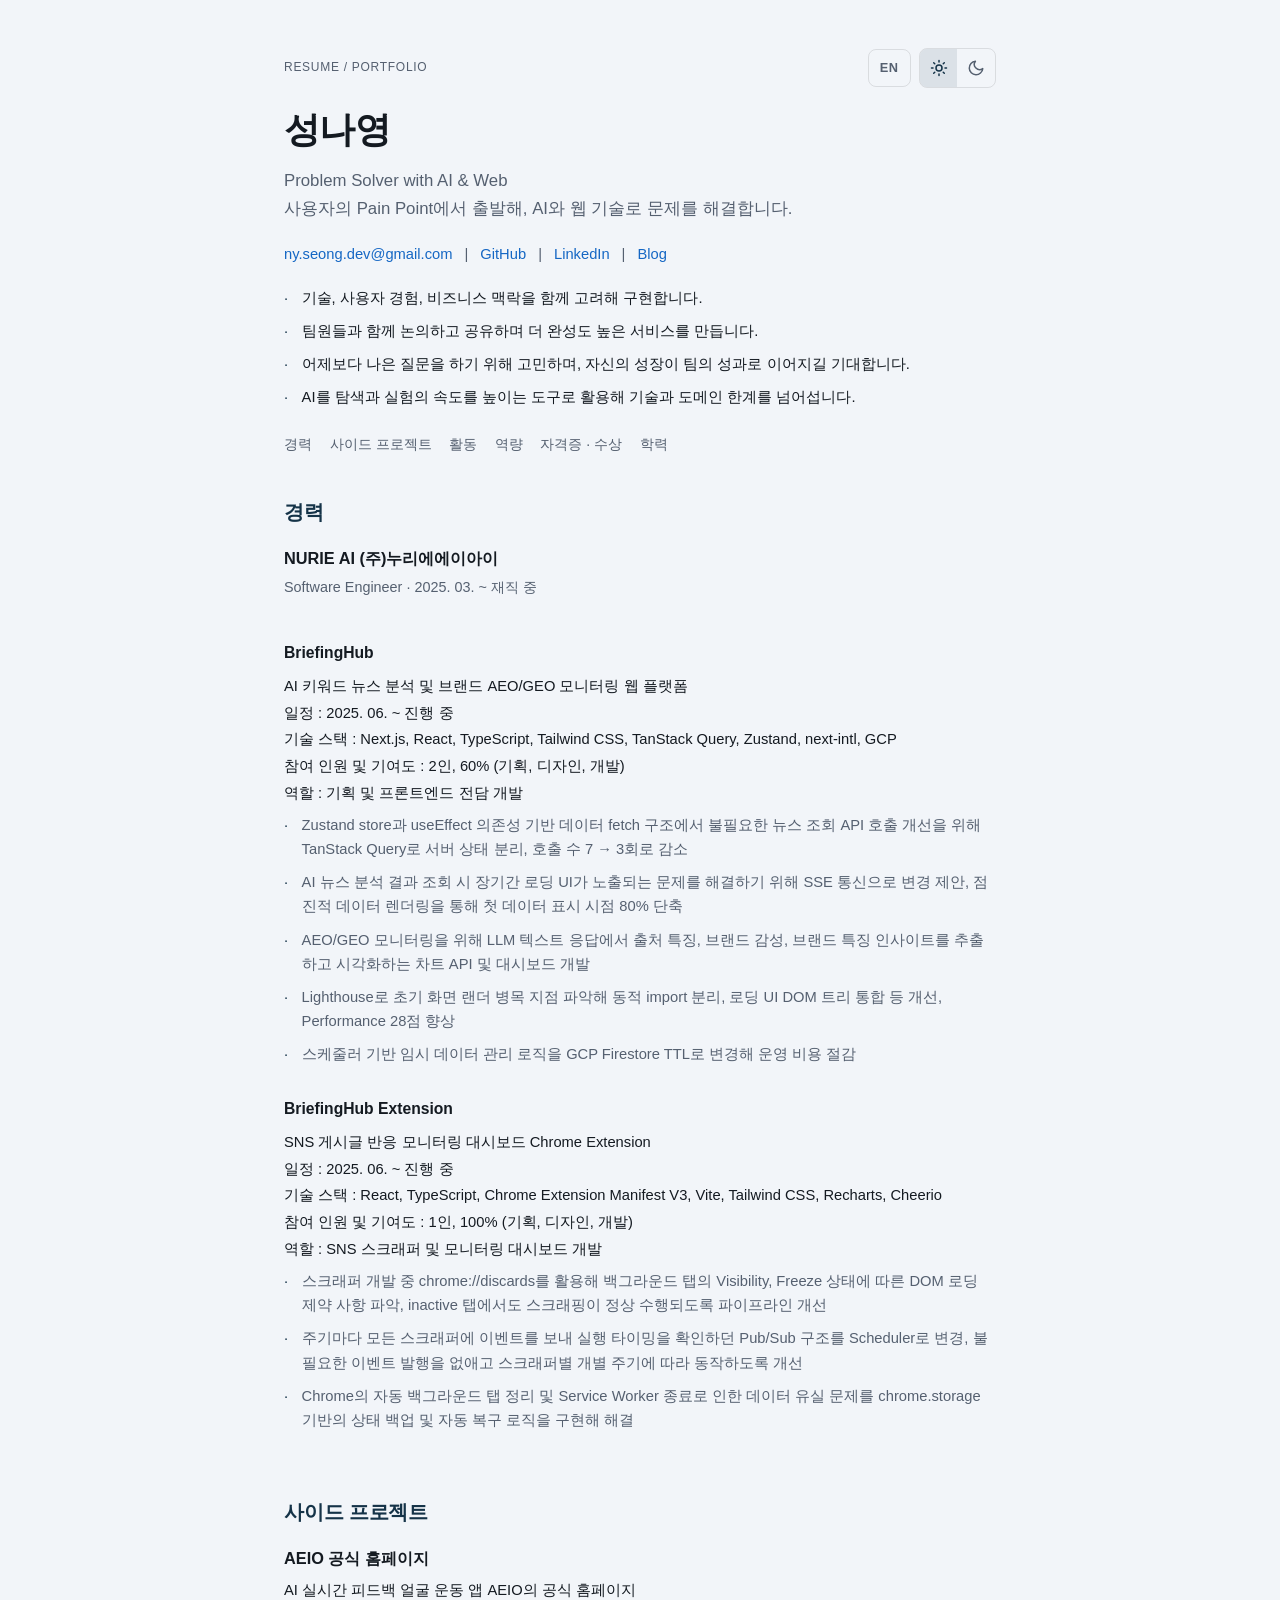
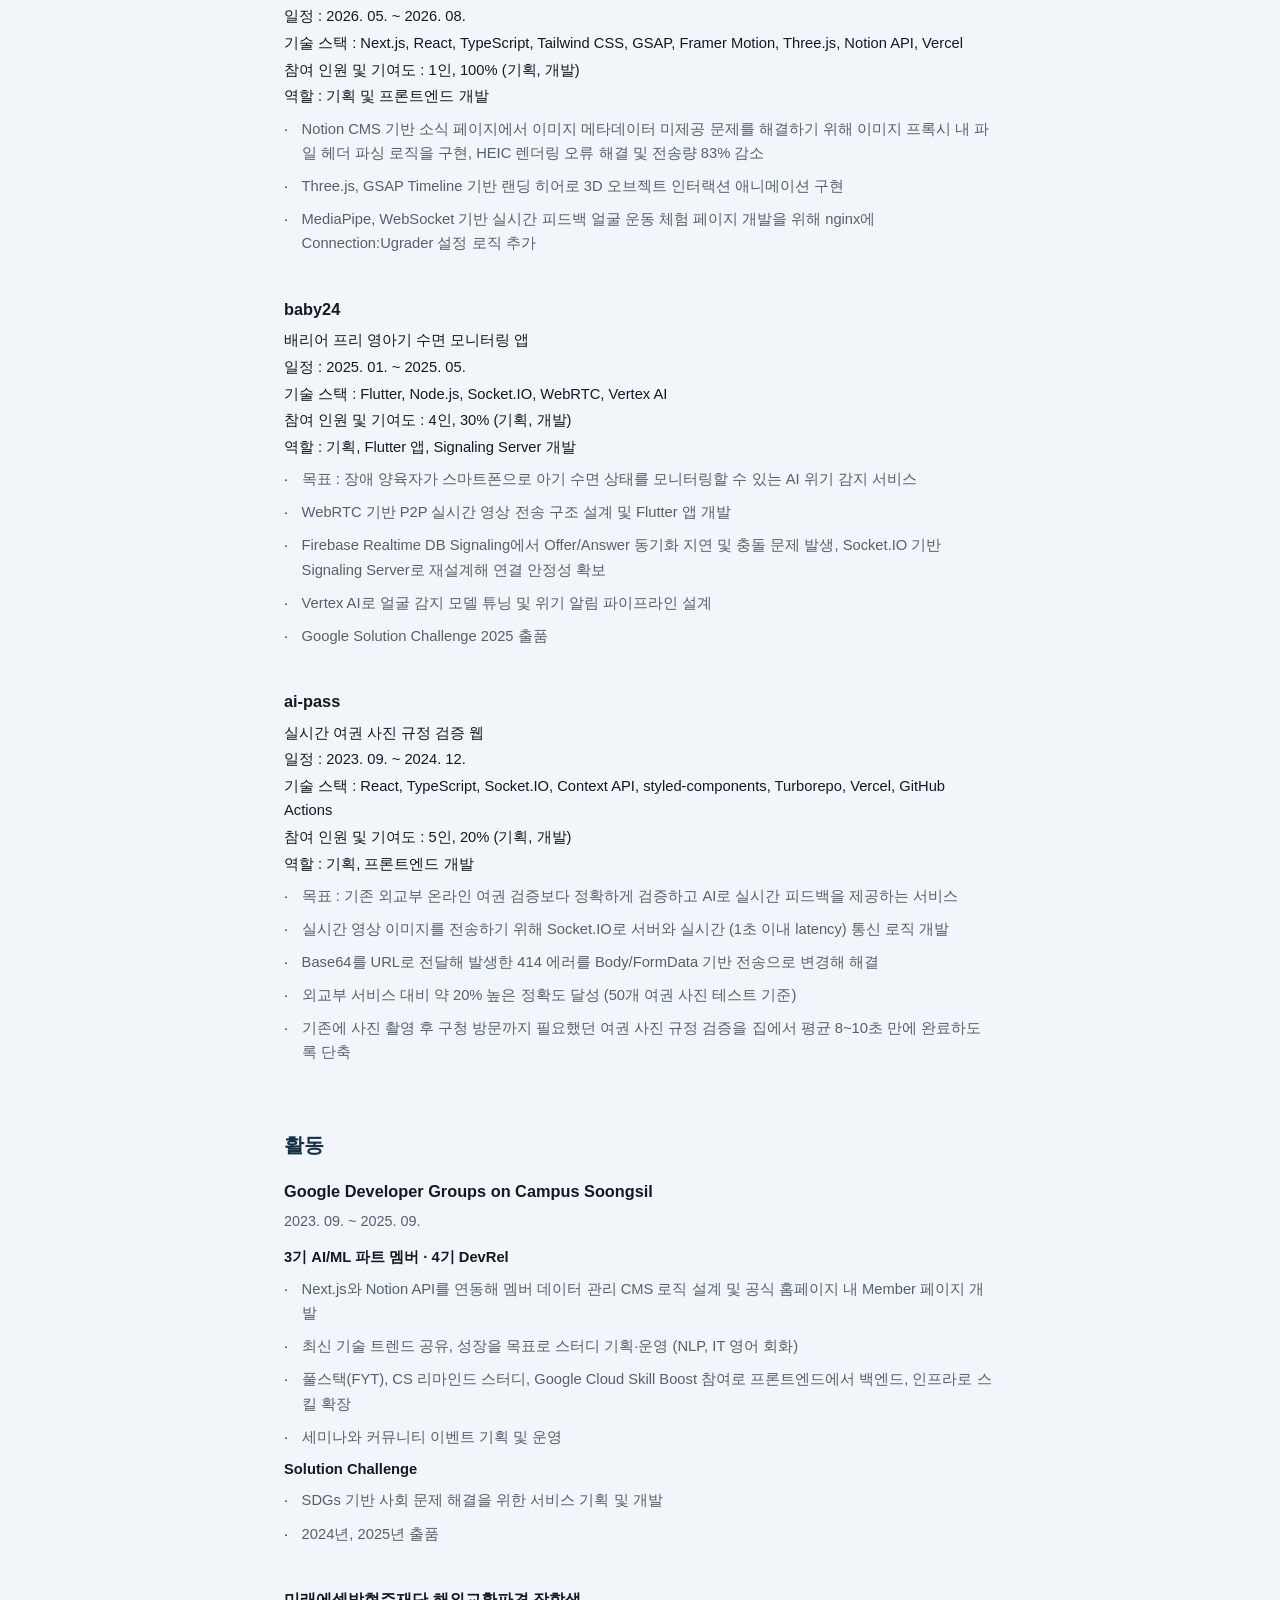
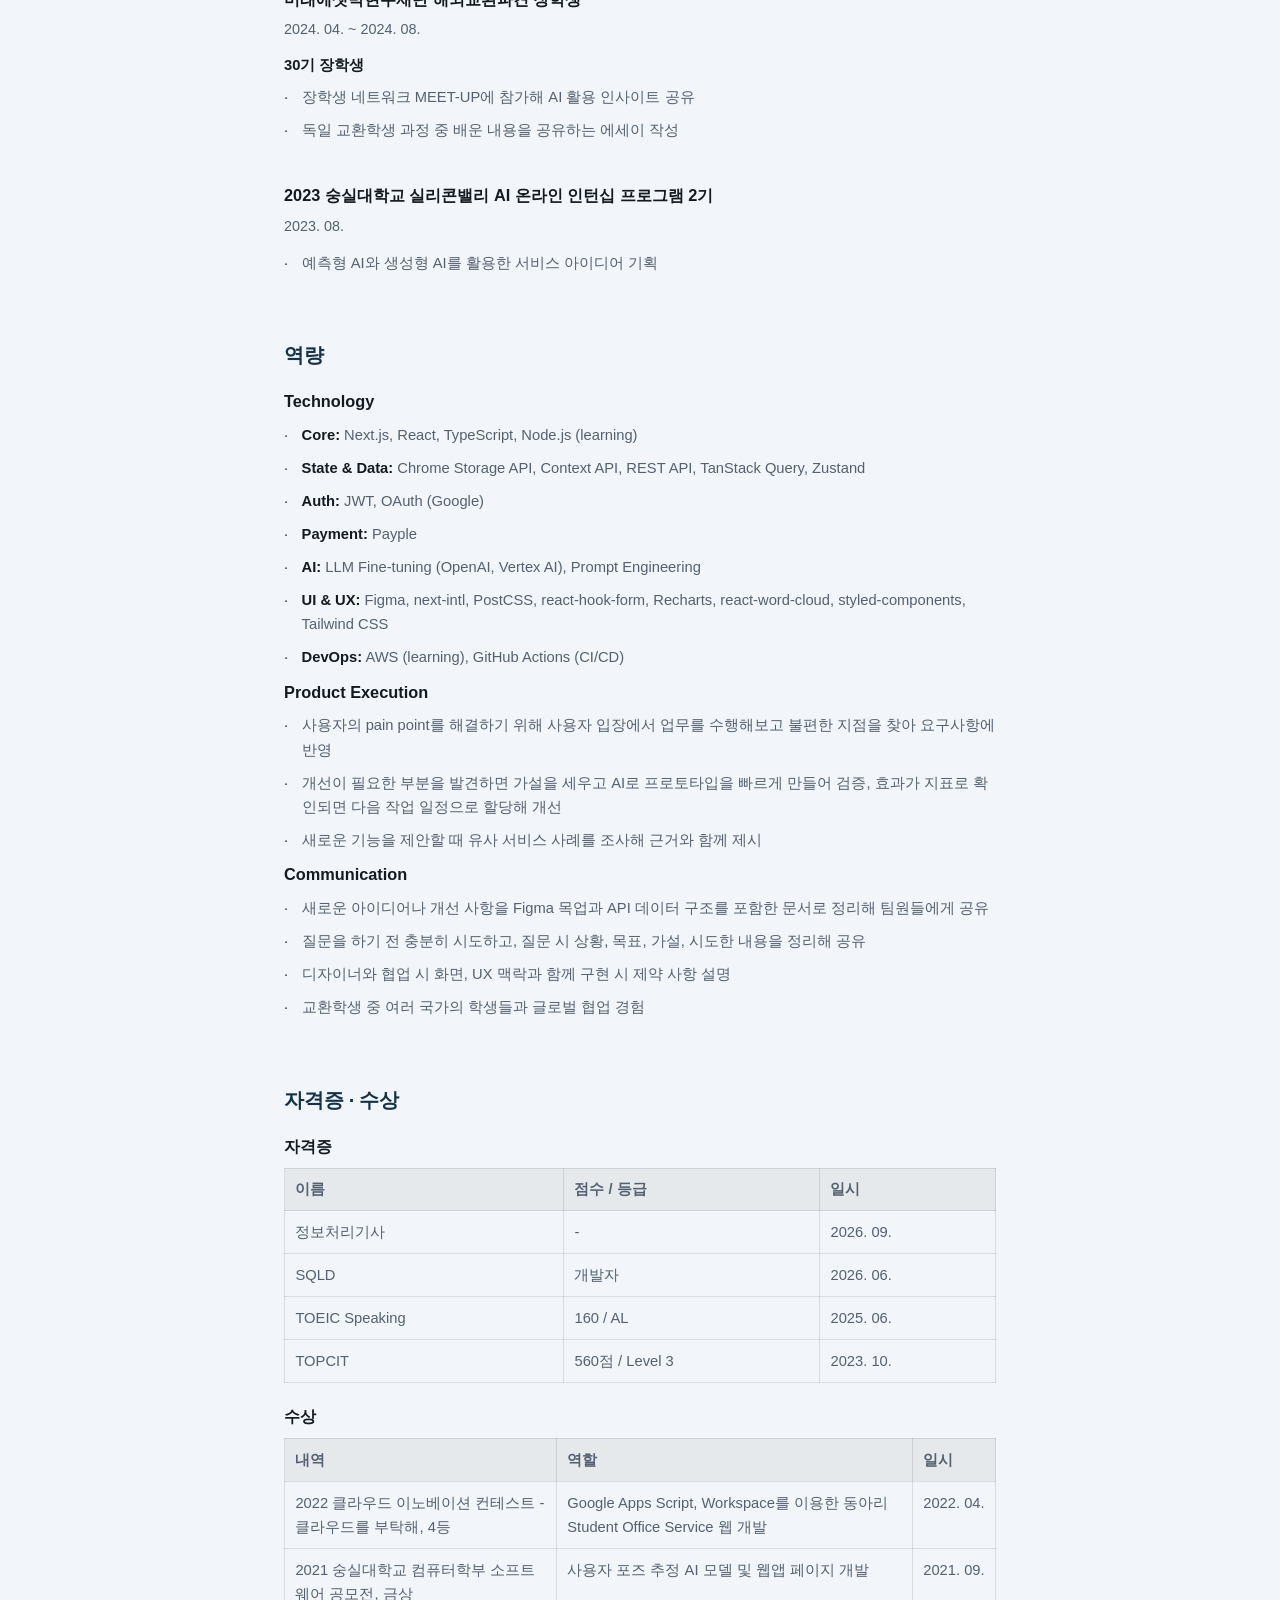
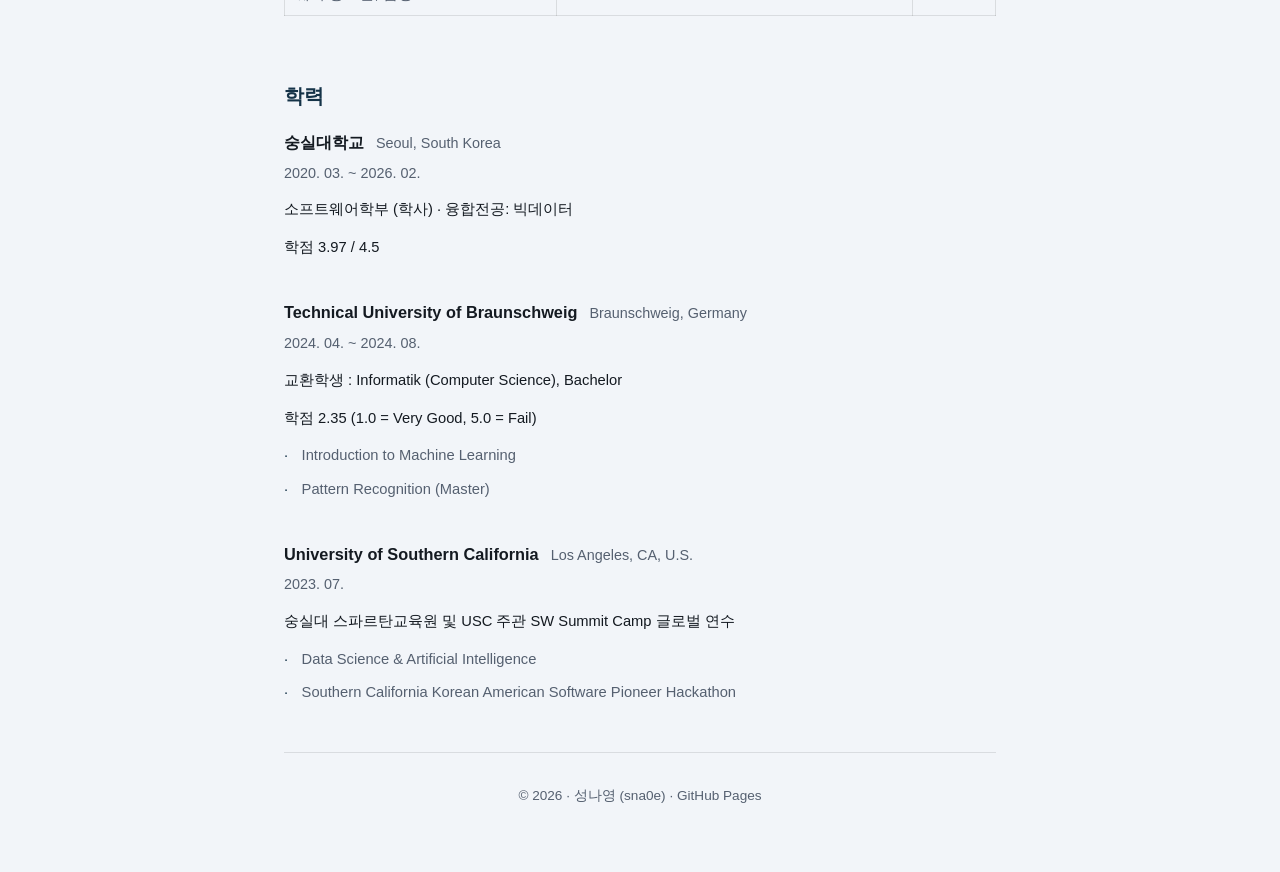
<file: index.html>
<!doctype html>
<html lang="ko" data-theme="dark">
  <head>
    <meta charset="utf-8" />
    <meta name="viewport" content="width=device-width, initial-scale=1" />
    <meta name="color-scheme" content="dark light" />
    <meta name="description" content="성나영 · 이력서 및 포트폴리오" />
    <link rel="icon" href="./icons/favicon.ico" type="image/x-icon" />
    <link rel="canonical" href="https://sna0e.github.io/resume/" />
    <link rel="alternate" hreflang="ko" href="https://sna0e.github.io/resume/" />
    <link
      rel="alternate"
      hreflang="en"
      href="https://sna0e.github.io/resume/en/"
    />
    <link
      rel="alternate"
      hreflang="x-default"
      href="https://sna0e.github.io/resume/"
    />
    <title>성나영 · 이력서 & 포트폴리오</title>
    <script>
      (function () {
        try {
          var t = localStorage.getItem("theme");
          if (t !== "light" && t !== "dark") {
            t = window.matchMedia("(prefers-color-scheme: dark)").matches
              ? "dark"
              : "light";
          }
          document.documentElement.setAttribute("data-theme", t);
        } catch (e) {
          document.documentElement.setAttribute("data-theme", "dark");
        }
      })();
    </script>
    <link rel="stylesheet" href="./assets/style.css" />
  </head>

  <body>
    <div class="page">
      <header>
        <div class="masthead">
          <p class="eyebrow">Resume / Portfolio</p>
          <div class="masthead__tools">
            <a
              class="lang-switch"
              id="lang-switch"
              href="./en/"
              hreflang="en"
              lang="en"
              aria-label="View in English"
              >EN</a
            >
            <div class="theme-picker" role="group" aria-label="화면 테마">
              <div class="theme-picker__switch">
                <button
                  type="button"
                  id="theme-btn-light"
                  class="theme-picker__btn"
                  aria-pressed="false"
                  aria-label="라이트 모드"
                >
                  <svg
                    class="theme-picker__icon"
                    width="18"
                    height="18"
                    aria-hidden="true"
                    focusable="false"
                  >
                    <use href="./icons/theme-icons.svg#theme-sun" />
                  </svg>
                </button>
                <button
                  type="button"
                  id="theme-btn-dark"
                  class="theme-picker__btn"
                  aria-pressed="true"
                  aria-label="다크 모드"
                >
                  <svg
                    class="theme-picker__icon"
                    width="18"
                    height="18"
                    aria-hidden="true"
                    focusable="false"
                  >
                    <use href="./icons/theme-icons.svg#theme-moon" />
                  </svg>
                </button>
              </div>
            </div>
          </div>
        </div>
        <h1>성나영</h1>
        <p class="lead">
          Problem Solver with AI & Web
          <br />
          사용자의 Pain Point에서 출발해, AI와 웹 기술로 문제를 해결합니다.
        </p>
        <p class="contact">
          <a href="mailto:ny.seong.dev@gmail.com">ny.seong.dev@gmail.com</a>
          |
          <a
            href="https://github.com/sna0e"
            target="_blank"
            rel="noopener noreferrer"
            >GitHub</a
          >
          |
          <a
            href="https://www.linkedin.com/in/nayoungs/"
            target="_blank"
            rel="noopener noreferrer"
            >LinkedIn</a
          >
          |
          <a
            href="https://sna0e.tistory.com/"
            target="_blank"
            rel="noopener noreferrer"
            >Blog</a
          >
        </p>

        <div id="principles" class="principles">
          <ul class="principles-list">
            <li>기술, 사용자 경험, 비즈니스 맥락을 함께 고려해 구현합니다.</li>
            <li>
              팀원들과 함께 논의하고 공유하며 더 완성도 높은 서비스를 만듭니다.
            </li>
            <li>
              어제보다 나은 질문을 하기 위해 고민하며, 자신의 성장이 팀의 성과로
              이어지길 기대합니다.
            </li>
            <li>
              AI를 탐색과 실험의 속도를 높이는 도구로 활용해 기술과 도메인
              한계를 넘어섭니다.
            </li>
          </ul>
        </div>

        <nav aria-label="페이지 내 이동">
          <a href="#experience">경력</a>
          <a href="#side-projects">사이드 프로젝트</a>
          <a href="#activities">활동</a>
          <a href="#skills">역량</a>
          <a href="#certs">자격증 · 수상</a>
          <a href="#education">학력</a>
        </nav>
      </header>

      <section id="experience">
        <h2>경력</h2>
        <article class="entry">
          <header class="job-head">
            <h3>NURIE AI (주)누리에에이아이</h3>
            <p class="role-line">Software Engineer · 2025. 03. ~ 재직 중</p>
          </header>

          <div class="job-segment">
            <h4>BriefingHub</h4>
            <div class="project-info">
              <p>AI 키워드 뉴스 분석 및 브랜드 AEO/GEO 모니터링 웹 플랫폼</p>
              <p>일정 : 2025. 06. ~ 진행 중</p>
              <p>기술 스택 : Next.js, React, TypeScript, Tailwind CSS, TanStack Query, Zustand, next-intl, GCP</p>
              <p>참여 인원 및 기여도 : 2인, 60% (기획, 디자인, 개발)</p>
              <p>역할 : 기획 및 프론트엔드 전담 개발</p>
            </div>
            <ul class="list-dot">
              <li>
                Zustand store과 useEffect 의존성 기반 데이터 fetch 구조에서 불필요한 뉴스 조회 API 호출 개선을 위해 TanStack Query로 서버 상태 분리, 호출 수 7 → 3회로 감소
              </li>
              <li>AI 뉴스 분석 결과 조회 시 장기간 로딩 UI가 노출되는 문제를 해결하기 위해 SSE 통신으로 변경 제안, 점진적 데이터 렌더링을 통해 첫 데이터 표시 시점 80% 단축</li>
              <li>
                AEO/GEO 모니터링을 위해 LLM 텍스트 응답에서 출처 특징, 브랜드 감성, 브랜드 특징 인사이트를 추출하고 시각화하는 차트 API 및 대시보드 개발
              </li>
              <li>
                Lighthouse로 초기 화면 랜더 병목 지점 파악해 동적 import 분리, 로딩 UI DOM 트리 통합 등 개선, Performance 28점 향상
              </li>
              <li>
                스케줄러 기반 임시 데이터 관리 로직을 GCP Firestore TTL로 변경해 운영 비용 절감
              </li>
            </ul>
          </div>

          <div class="job-segment">
            <h4>BriefingHub Extension</h4>
            <div class="project-info">
              <p>SNS 게시글 반응 모니터링 대시보드 Chrome Extension</p>
              <p>일정 : 2025. 06. ~ 진행 중</p>
              <p>기술 스택 : React, TypeScript, Chrome Extension Manifest V3, Vite, Tailwind CSS, Recharts, Cheerio</p>
              <p>참여 인원 및 기여도 : 1인, 100% (기획, 디자인, 개발)</p>
              <p>역할 : SNS 스크래퍼 및 모니터링 대시보드 개발</p>
            </div>
            <ul class="list-dot">

              <li>
                스크래퍼 개발 중 chrome://discards를 활용해 백그라운드 탭의
                Visibility, Freeze 상태에 따른 DOM 로딩 제약 사항 파악, inactive
                탭에서도 스크래핑이 정상 수행되도록 파이프라인 개선
              </li>
              <li>
                주기마다 모든 스크래퍼에 이벤트를 보내 실행 타이밍을 
                확인하던 Pub/Sub 구조를 Scheduler로 변경, 불필요한 이벤트 발행을
                없애고 스크래퍼별 개별 주기에 따라 동작하도록 개선
              </li>
              <li>
                Chrome의 자동 백그라운드 탭 정리 및 Service Worker 종료로 인한
                데이터 유실 문제를 chrome.storage 기반의 상태 백업 및 자동 복구
                로직을 구현해 해결
              </li>
            </ul>
          </div>
        </article>
      </section>

      <section id="side-projects">
        <h2>사이드 프로젝트</h2>
        <article class="entry">
          <h3>AEIO 공식 홈페이지</h3>
          <div class="project-info">
            <p>AI 실시간 피드백 얼굴 운동 앱 AEIO의 공식 홈페이지</p>
            <p>일정 : 2026. 05. ~ 2026. 08.</p>
            <p>기술 스택 : Next.js, React, TypeScript, Tailwind CSS, GSAP, Framer Motion, Three.js, Notion API, Vercel</p>
            <p>참여 인원 및 기여도 : 1인, 100% (기획, 개발)</p>
            <p>역할 : 기획 및 프론트엔드 개발</p>
          </div>
          <ul class="list-dot">
            <li>
              Notion CMS 기반 소식 페이지에서 이미지 메타데이터 미제공 문제를 해결하기 위해 이미지
              프록시 내 파일 헤더 파싱 로직을 구현, HEIC 렌더링 오류 해결 및
              전송량 83% 감소
            </li>
            <li>
              Three.js, GSAP Timeline 기반 랜딩 히어로 3D 오브젝트 인터랙션
              애니메이션 구현
            </li>
            <li>
              MediaPipe, WebSocket 기반 실시간 피드백 얼굴 운동 체험 페이지 개발을 위해 nginx에 Connection:Ugrader 설정 로직 추가 
            </li>
          </ul>
        </article>

        <article class="entry">
          <h3>baby24</h3>
          <div class="project-info">
            <p>배리어 프리 영아기 수면 모니터링 앱</p>
            <p>일정 : 2025. 01. ~ 2025. 05.</p>
            <p>기술 스택 : Flutter, Node.js, Socket.IO, WebRTC, Vertex AI</p>
            <p>참여 인원 및 기여도 : 4인, 30% (기획, 개발)</p>
            <p>역할 : 기획, Flutter 앱, Signaling Server 개발</p>
          </div>
          <ul class="list-dot">
            <li>
              목표 : 장애 양육자가 스마트폰으로 아기 수면 상태를 모니터링할 수 있는 AI 위기 감지 서비스
            </li>
            <li>
              WebRTC 기반 P2P 실시간 영상 전송 구조 설계 및 Flutter 앱 개발
            </li>
            <li>
              Firebase Realtime DB Signaling에서 Offer/Answer 동기화 지연 및
              충돌 문제 발생, Socket.IO 기반 Signaling Server로 재설계해
              연결 안정성 확보
            </li>
            <li>
              Vertex AI로 얼굴 감지 모델 튜닝 및 위기 알림 파이프라인 설계
            </li>
            <li>Google Solution Challenge 2025 출품</li>
          </ul>
        </article>

        <article class="entry">
          <h3>ai-pass</h3>
          <div class="project-info">
            <p>실시간 여권 사진 규정 검증 웹</p>
            <p>일정 : 2023. 09. ~ 2024. 12.</p>
            <p>기술 스택 : React, TypeScript, Socket.IO, Context API, styled-components, Turborepo, Vercel, GitHub Actions</p>
            <p>참여 인원 및 기여도 : 5인, 20% (기획, 개발)</p>
            <p>역할 : 기획, 프론트엔드 개발</p>
          </div>
          <ul class="list-dot">
            <li>
              목표 : 기존 외교부 온라인 여권 검증보다 정확하게 검증하고 AI로 실시간 피드백을 제공하는 서비스
            </li>
            <li>
              실시간 영상 이미지를 전송하기 위해 Socket.IO로 서버와 실시간 (1초 이내 latency) 통신 로직 개발
            </li>
            <li>
              Base64를 URL로 전달해 발생한 414 에러를 Body/FormData 기반
              전송으로 변경해 해결
            </li>
            <li>
              외교부 서비스 대비 약 20% 높은 정확도 달성 (50개 여권 사진 테스트 기준)
            </li>
            <li>기존에 사진 촬영 후 구청 방문까지 필요했던 여권 사진 규정 검증을 집에서 평균 8~10초 만에 완료하도록 단축</li>
          </ul>
        </article>
      </section>

      <section id="activities">
        <h2>활동</h2>

        <article class="entry">
          <h3>Google Developer Groups on Campus Soongsil</h3>
          <p class="duration">2023. 09. ~ 2025. 09.</p>
          <h5>3기 AI/ML 파트 멤버 · 4기 DevRel</h5>
          <ul class="list-dot">
            <li>
              Next.js와 Notion API를 연동해 멤버 데이터 관리 CMS 로직 설계 및
              공식 홈페이지 내 Member 페이지 개발
            </li>
            <li>
              최신 기술 트렌드 공유, 성장을 목표로 스터디 기획·운영 (NLP, IT 영어
              회화)
            </li>
            <li>
              풀스택(FYT), CS 리마인드 스터디, Google Cloud Skill Boost 참여로
              프론트엔드에서 백엔드, 인프라로 스킬 확장
            </li>
            <li>세미나와 커뮤니티 이벤트 기획 및 운영</li>
          </ul>
          <h5>Solution Challenge</h5>
          <ul class="list-dot">
            <li>
              SDGs 기반 사회 문제 해결을 위한 서비스 기획 및 개발
            </li>
            <li>
              2024년, 2025년 출품
            </li>
          </ul>
        </article>
        <article class="entry">
          <h3>미래에셋박현주재단 해외교환파견 장학생</h3>
          <p class="duration">2024. 04. ~ 2024. 08.</p>
          <h5>30기 장학생</h5>
          <ul class="list-dot">
            <li>장학생 네트워크 MEET-UP에 참가해 AI 활용 인사이트 공유</li>
            <li>독일 교환학생 과정 중 배운 내용을 공유하는 에세이 작성</li>
          </ul>
        </article>
        <article class="entry">
          <h3>2023 숭실대학교 실리콘밸리 AI 온라인 인턴십 프로그램 2기</h3>
          <p class="duration">2023. 08.</p>
          <ul class="list-dot">
            <li>예측형 AI와 생성형 AI를 활용한 서비스 아이디어 기획</li>
          </ul>
        </article>
      </section>

      <section id="skills">
        <h2>역량</h2>
        <div class="skills">
          <h3>Technology</h3>
          <ul class="list-dot">
            <li><strong>Core:</strong> Next.js, React, TypeScript, Node.js (learning)</li>
            <li>
              <strong>State &amp; Data:</strong> Chrome Storage API, Context
              API, REST API, TanStack Query, Zustand
            </li>
            <li><strong>Auth:</strong> JWT, OAuth (Google)</li>
            <li><strong>Payment:</strong> Payple</li>
            <li>
              <strong>AI:</strong> LLM Fine-tuning (OpenAI, Vertex AI), Prompt
              Engineering
            </li>
            <li>
              <strong>UI &amp; UX:</strong> Figma, next-intl, PostCSS,
              react-hook-form, Recharts, react-word-cloud, styled-components,
              Tailwind CSS
            </li>
            <li>
              <strong>DevOps:</strong> AWS (learning), GitHub Actions (CI/CD)
            </li>
          </ul>

          <h3>Product Execution</h3>
          <ul class="list-dot">
            <li>
              사용자의 pain point를 해결하기 위해 사용자 입장에서 업무를 수행해보고 불편한 지점을 찾아 요구사항에 반영
            </li>
            <li>
              개선이 필요한 부분을 발견하면 가설을 세우고 AI로 프로토타입을 빠르게 만들어 검증, 효과가 지표로 확인되면 다음 작업 일정으로 할당해 개선
            </li>
            <li>새로운 기능을 제안할 때 유사 서비스 사례를 조사해 근거와 함께 제시</li>
          </ul>

          <h3>Communication</h3>
          <ul class="list-dot">
            <li>
              새로운 아이디어나 개선 사항을 Figma 목업과 API 데이터 구조를
              포함한 문서로 정리해 팀원들에게 공유
            </li>
            <li>
              질문을 하기 전 충분히 시도하고, 질문 시 상황, 목표, 가설, 시도한
              내용을 정리해 공유
            </li>
            <li>
              디자이너와 협업 시 화면, UX 맥락과 함께 구현 시 제약 사항 설명
            </li>
            <li>교환학생 중 여러 국가의 학생들과 글로벌 협업 경험</li>
          </ul>
        </div>
      </section>

      <section id="certs">
        <h2>자격증 · 수상</h2>

        <div class="table-wrap">
          <h3>자격증</h3>
          <table>
            <thead>
              <tr>
                <th>이름</th>
                <th>점수 / 등급</th>
                <th>일시</th>
              </tr>
            </thead>
            <tbody>
              <tr>
                <td>정보처리기사</td>
                <td>-</td>
                <td>2026. 09.</td>
              </tr>
              <tr>
                <td>SQLD</td>
                <td>개발자</td>
                <td>2026. 06.</td>
              </tr>
              <tr>
                <td>TOEIC Speaking</td>
                <td>160 / AL</td>
                <td>2025. 06.</td>
              </tr>
              <tr>
                <td>TOPCIT</td>
                <td>560점 / Level 3</td>
                <td>2023. 10.</td>
              </tr>
            </tbody>
          </table>
        </div>

        <div class="table-wrap">
          <h3>수상</h3>
          <table>
            <thead>
              <tr>
                <th>내역</th>
                <th>역할</th>
                <th>일시</th>
              </tr>
            </thead>
            <tbody>
              <tr>
                <td>
                  2022 클라우드 이노베이션 컨테스트 - 클라우드를 부탁해, 4등
                </td>
                <td>
                  Google Apps Script, Workspace를 이용한 동아리 Student Office
                  Service 웹 개발
                </td>
                <td>2022. 04.</td>
              </tr>
              <tr>
                <td>2021 숭실대학교 컴퓨터학부 소프트웨어 공모전, 금상</td>
                <td>사용자 포즈 추정 AI 모델 및 웹앱 페이지 개발</td>
                <td>2021. 09.</td>
              </tr>
            </tbody>
          </table>
        </div>
      </section>

      <section id="education">
        <h2>학력</h2>

        <article class="entry">
          <div class="title-row">
            <h3>숭실대학교</h3>
            <p>Seoul, South Korea</p>
          </div>
          <p class="duration">2020. 03. ~ 2026. 02.</p>
          <p>소프트웨어학부 (학사) · 융합전공: 빅데이터</p>
          <p>학점 3.97 / 4.5</p>
        </article>
        <article class="entry">
          <div class="title-row">
            <h3>Technical University of Braunschweig</h3>
            <p>Braunschweig, Germany</p>
          </div>
          <p class="duration">2024. 04. ~ 2024. 08.</p>
          <p>교환학생 : Informatik (Computer Science), Bachelor</p>
          <p>학점 2.35 (1.0 = Very Good, 5.0 = Fail)</p>
          <ul class="list-dot">
            <li>Introduction to Machine Learning</li>
            <li>Pattern Recognition (Master)</li>
          </ul>
        </article>
        <article class="entry">
          <div class="title-row">
            <h3>University of Southern California</h3>
            <p>Los Angeles, CA, U.S.</p>
          </div>
          <p class="duration">2023. 07.</p>
          <p>숭실대 스파르탄교육원 및 USC 주관 SW Summit Camp 글로벌 연수</p>
          <ul class="list-dot">
            <li>Data Science &amp; Artificial Intelligence</li>
            <li>
              Southern California Korean American Software Pioneer Hackathon
            </li>
          </ul>
        </article>
      </section>

      <footer>© <span id="y"></span> · 성나영 (sna0e) · GitHub Pages</footer>
    </div>
    <script src="./assets/theme.js"></script>
  </body>
</html>
</file>
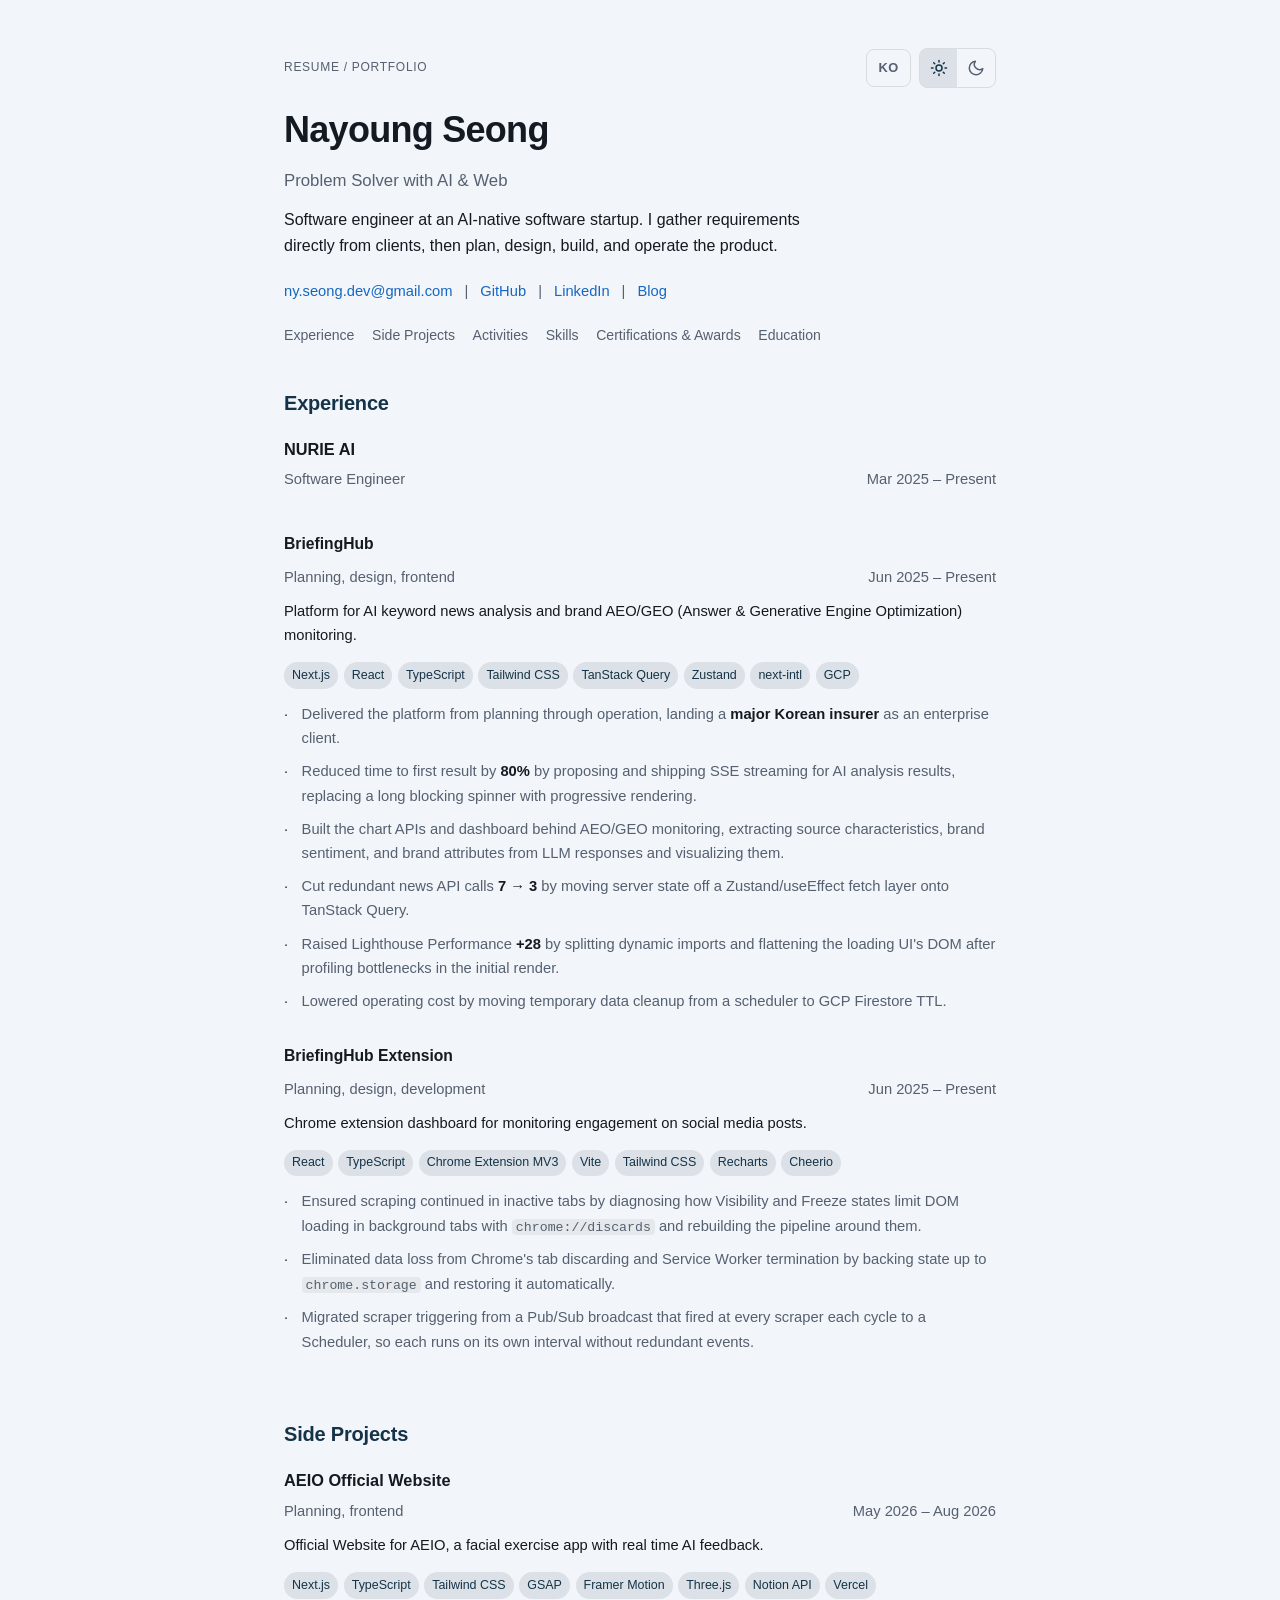
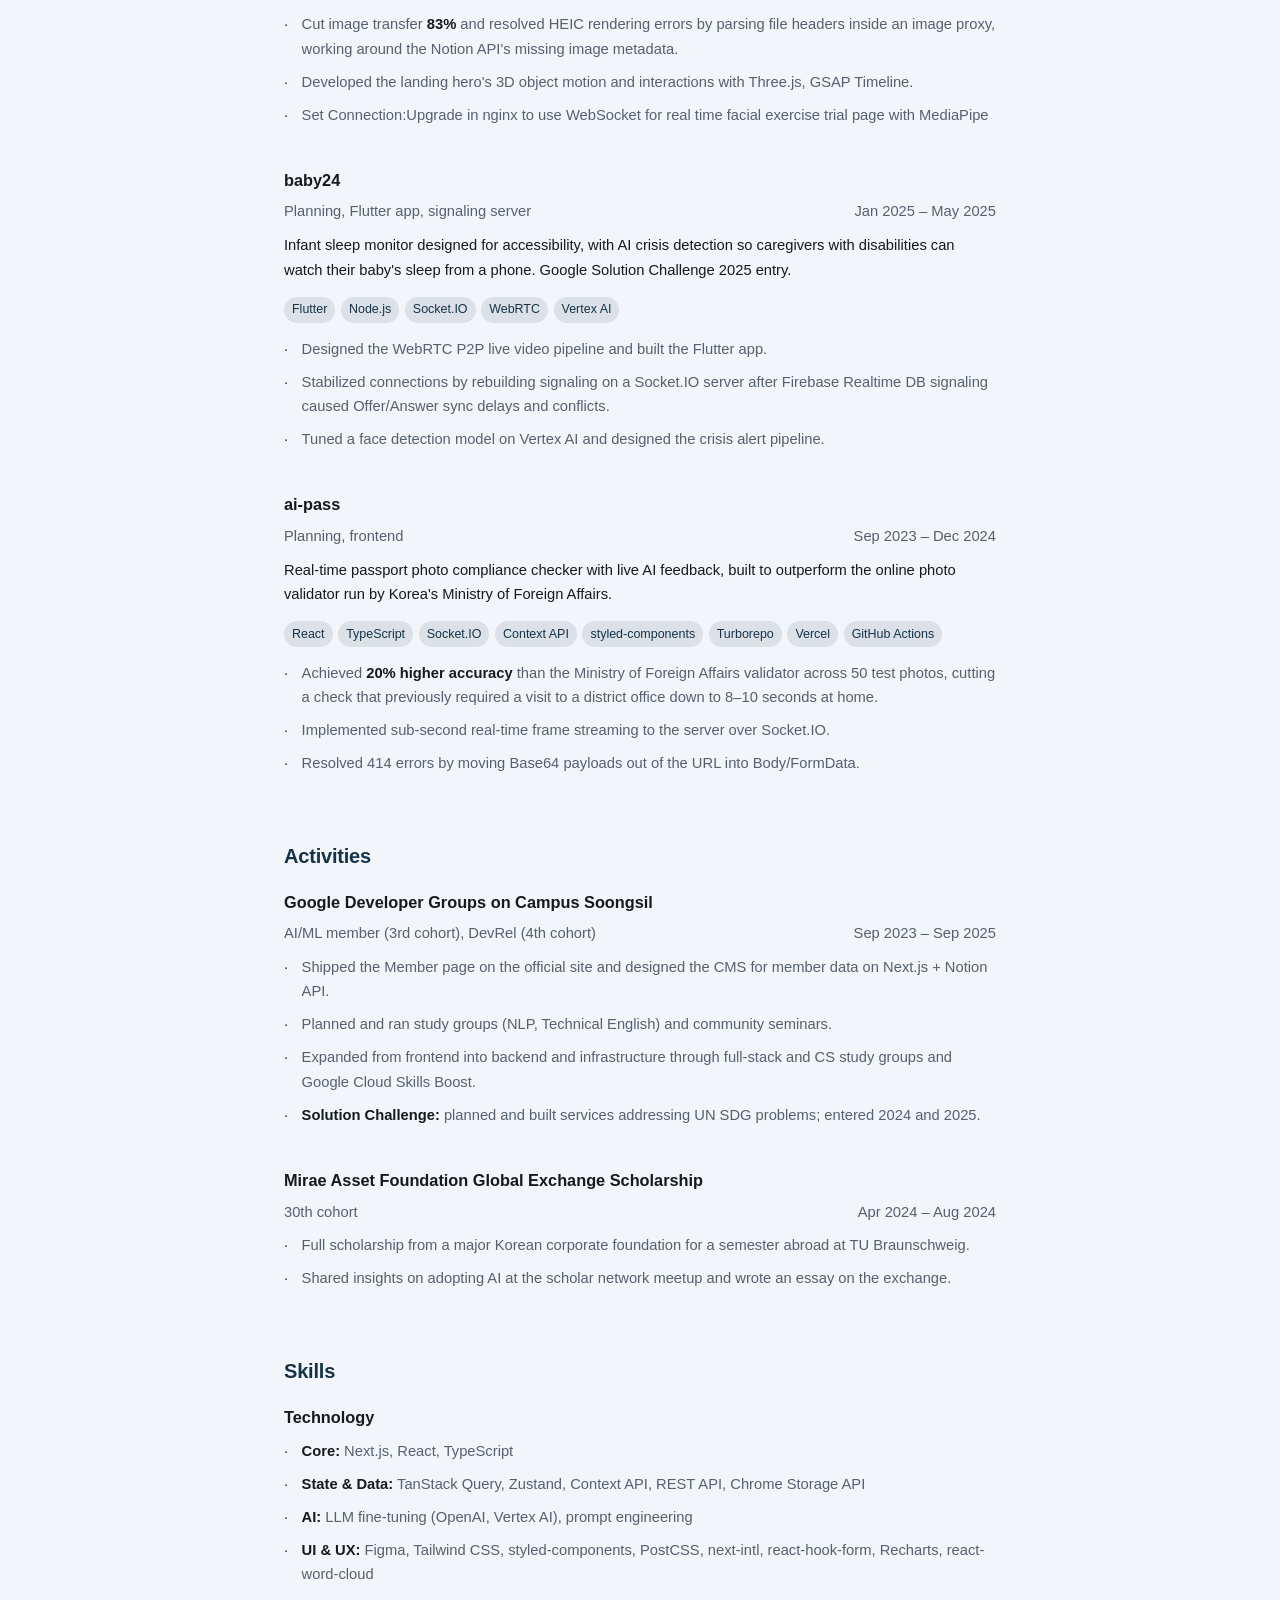
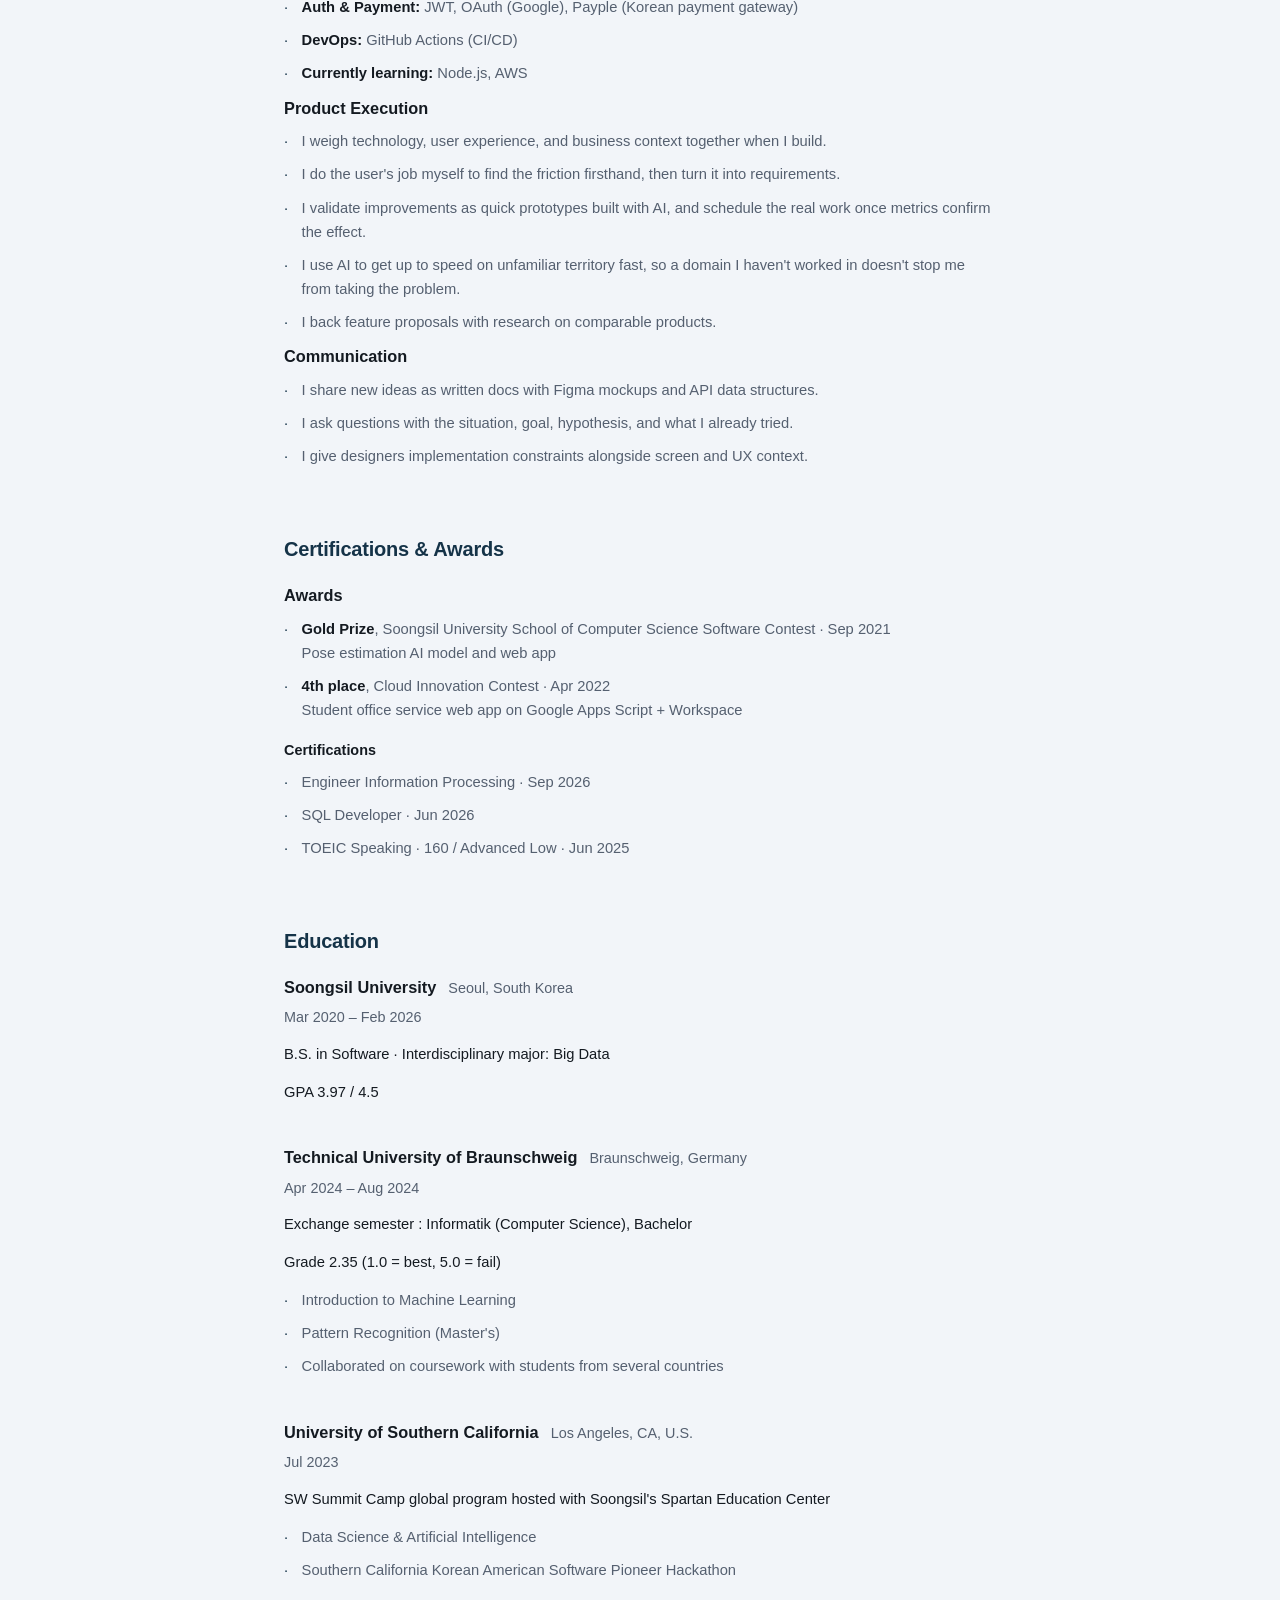
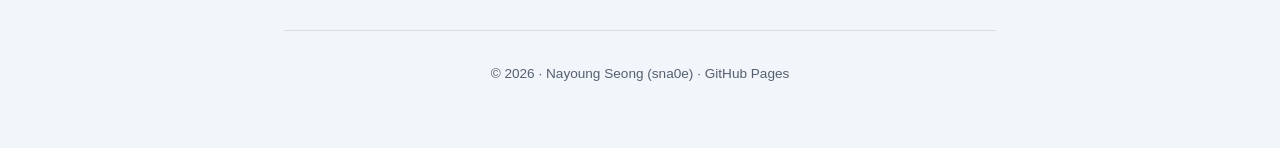
<file: en/index.html>
<!doctype html>
<html lang="en" data-theme="dark">
  <head>
    <meta charset="utf-8" />
    <meta name="viewport" content="width=device-width, initial-scale=1" />
    <meta name="color-scheme" content="dark light" />
    <meta
      name="description"
      content="Nayoung Seong · Resume and Portfolio"
    />
    <link rel="icon" href="../icons/favicon.ico" type="image/x-icon" />
    <link rel="canonical" href="https://sna0e.github.io/resume/en/" />
    <link rel="alternate" hreflang="ko" href="https://sna0e.github.io/resume/" />
    <link
      rel="alternate"
      hreflang="en"
      href="https://sna0e.github.io/resume/en/"
    />
    <link
      rel="alternate"
      hreflang="x-default"
      href="https://sna0e.github.io/resume/"
    />
    <title>Nayoung Seong · Resume &amp; Portfolio</title>
    <script>
      (function () {
        try {
          var t = localStorage.getItem("theme");
          if (t !== "light" && t !== "dark") {
            t = window.matchMedia("(prefers-color-scheme: dark)").matches
              ? "dark"
              : "light";
          }
          document.documentElement.setAttribute("data-theme", t);
        } catch (e) {
          document.documentElement.setAttribute("data-theme", "dark");
        }
      })();
    </script>
    <link rel="stylesheet" href="../assets/style.css" />
  </head>

  <body>
    <div class="page">
      <header>
        <div class="masthead">
          <p class="eyebrow">Resume / Portfolio</p>
          <div class="masthead__tools">
            <a
              class="lang-switch"
              id="lang-switch"
              href="../"
              hreflang="ko"
              lang="ko"
              aria-label="한국어로 보기"
              >KO</a
            >
            <div class="theme-picker" role="group" aria-label="Color theme">
              <div class="theme-picker__switch">
                <button
                  type="button"
                  id="theme-btn-light"
                  class="theme-picker__btn"
                  aria-pressed="false"
                  aria-label="Light mode"
                >
                  <svg
                    class="theme-picker__icon"
                    width="18"
                    height="18"
                    aria-hidden="true"
                    focusable="false"
                  >
                    <use href="../icons/theme-icons.svg#theme-sun" />
                  </svg>
                </button>
                <button
                  type="button"
                  id="theme-btn-dark"
                  class="theme-picker__btn"
                  aria-pressed="true"
                  aria-label="Dark mode"
                >
                  <svg
                    class="theme-picker__icon"
                    width="18"
                    height="18"
                    aria-hidden="true"
                    focusable="false"
                  >
                    <use href="../icons/theme-icons.svg#theme-moon" />
                  </svg>
                </button>
              </div>
            </div>
          </div>
        </div>
                <h1>Nayoung Seong</h1>
        <p class="lead">Problem Solver with AI &amp; Web</p>
        <p class="summary">
          Software engineer at an AI-native software startup. I gather
          requirements directly from clients, then plan, design, build, and
          operate the product.
        </p>
        <p class="contact">
          <a href="mailto:ny.seong.dev@gmail.com">ny.seong.dev@gmail.com</a>
          |
          <a
            href="https://github.com/sna0e"
            target="_blank"
            rel="noopener noreferrer"
            >GitHub</a
          >
          |
          <a
            href="https://www.linkedin.com/in/nayoungs/"
            target="_blank"
            rel="noopener noreferrer"
            >LinkedIn</a
          >
          |
          <a
            href="https://sna0e.tistory.com/"
            target="_blank"
            rel="noopener noreferrer"
            >Blog</a
          >
        </p>

        <nav aria-label="Section navigation">
          <a href="#experience">Experience</a>
          <a href="#side-projects">Side Projects</a>
          <a href="#activities">Activities</a>
          <a href="#skills">Skills</a>
          <a href="#certs">Certifications &amp; Awards</a>
          <a href="#education">Education</a>
        </nav>
      </header>

      <section id="experience">
        <h2>Experience</h2>
        <article class="entry">
          <header class="job-head">
            <h3>NURIE AI</h3>
            <p class="meta-line">
              <span>Software Engineer</span><span>Mar 2025 – Present</span>
            </p>
          </header>

          <div class="job-segment">
            <h4>BriefingHub</h4>
            <p class="meta-line">
              <span>Planning, design, frontend</span><span>Jun 2025 – Present</span>
            </p>
            <p>
              Platform for AI keyword news analysis and brand AEO/GEO (Answer
              &amp; Generative Engine Optimization) monitoring.
            </p>
            <div class="tag-row">
              <span class="tag">Next.js</span><span class="tag">React</span
              ><span class="tag">TypeScript</span
              ><span class="tag">Tailwind CSS</span
              ><span class="tag">TanStack Query</span
              ><span class="tag">Zustand</span
              ><span class="tag">next-intl</span><span class="tag">GCP</span>
            </div>
            <ul class="list-dot">
              <li>
                Delivered the platform from planning through operation, landing
                a <strong>major Korean insurer</strong> as an enterprise client.
              </li>
              <li>
                Reduced time to first result by <strong>80%</strong> by
                proposing and shipping SSE streaming for AI analysis results,
                replacing a long blocking spinner with progressive rendering.
              </li>
              <li>
                Built the chart APIs and dashboard behind AEO/GEO monitoring,
                extracting source characteristics, brand sentiment, and brand
                attributes from LLM responses and visualizing them.
              </li>
              <li>
                Cut redundant news API calls <strong>7 → 3</strong> by moving
                server state off a Zustand/useEffect fetch layer onto TanStack
                Query.
              </li>
              <li>
                Raised Lighthouse Performance <strong>+28</strong> by
                splitting dynamic imports and flattening the loading UI's DOM after profiling bottlenecks in the initial render.
              </li>
              <li>
                Lowered operating cost by moving temporary data cleanup from a
                scheduler to GCP Firestore TTL.
              </li>
            </ul>
          </div>

          <div class="job-segment">
            <h4>BriefingHub Extension</h4>
            <p class="meta-line">
              <span>Planning, design, development</span><span>Jun 2025 – Present</span>
            </p>
            <p>
              Chrome extension dashboard for monitoring engagement on social
              media posts.
            </p>
            <div class="tag-row">
              <span class="tag">React</span><span class="tag">TypeScript</span
              ><span class="tag">Chrome Extension MV3</span
              ><span class="tag">Vite</span
              ><span class="tag">Tailwind CSS</span
              ><span class="tag">Recharts</span><span class="tag">Cheerio</span>
            </div>
            <ul class="list-dot">
              <li>
                Ensured scraping continued in inactive tabs by diagnosing how Visibility and Freeze states limit DOM loading in background tabs with <code>chrome://discards</code> and rebuilding the pipeline
                around them.
              </li>
              <li>
                Eliminated data loss from Chrome's tab discarding and Service
                Worker termination by backing state up to
                <code>chrome.storage</code> and restoring it automatically.
              </li>
              <li>
              Migrated scraper triggering from a Pub/Sub broadcast that
              fired at every scraper each cycle to a Scheduler, so each runs
              on its own interval without redundant events.
              </li>
            </ul>
          </div>
        </article>
      </section>

      <section id="side-projects">
        <h2>Side Projects</h2>

        <article class="entry">
          <h3>AEIO Official Website</h3>
          <p class="meta-line">
            <span>Planning, frontend</span><span>May 2026 – Aug 2026</span>
          </p>
          <p>
            Official Website for AEIO, a facial exercise app with real time AI
            feedback.
          </p>
          <div class="tag-row">
            <span class="tag">Next.js</span><span class="tag">TypeScript</span
            ><span class="tag">Tailwind CSS</span><span class="tag">GSAP</span
            ><span class="tag">Framer Motion</span
            ><span class="tag">Three.js</span
            ><span class="tag">Notion API</span><span class="tag">Vercel</span>
          </div>
          <ul class="list-dot">
            <li>
              Cut image transfer <strong>83%</strong> and resolved HEIC
              rendering errors by parsing file headers inside an image proxy,
              working around the Notion API's missing image metadata.
            </li>
            <li>
              Developed the landing hero's 3D object motion and 
              interactions with Three.js, GSAP Timeline.
            </li>
            <li>
              Set Connection:Upgrade in nginx to use WebSocket for real time facial exercise trial page with MediaPipe
            </li>
          </ul>
        </article>

        <article class="entry">
          <h3>baby24</h3>
          <p class="meta-line">
            <span>Planning, Flutter app, signaling server</span><span>Jan 2025 – May 2025</span>
          </p>
          <p>
            Infant sleep monitor designed for accessibility, with AI crisis detection
            so caregivers with disabilities can watch their baby's sleep from a
            phone. Google Solution Challenge 2025 entry.
          </p>
          <div class="tag-row">
            <span class="tag">Flutter</span><span class="tag">Node.js</span
            ><span class="tag">Socket.IO</span><span class="tag">WebRTC</span
            ><span class="tag">Vertex AI</span>
          </div>
          <ul class="list-dot">
            <li>
              Designed the WebRTC P2P live video pipeline and built the Flutter
              app.
            </li>
            <li>
              Stabilized connections by rebuilding signaling on a Socket.IO
              server after Firebase Realtime DB signaling caused Offer/Answer
              sync delays and conflicts.
            </li>
            <li>
            Tuned a face detection model on Vertex AI and designed the
            crisis alert pipeline.
            </li>
          </ul>
        </article>

        <article class="entry">
          <h3>ai-pass</h3>
          <p class="meta-line">
            <span>Planning, frontend</span><span>Sep 2023 – Dec 2024</span>
          </p>
          <p>
            Real-time passport photo compliance checker with live AI feedback,
            built to outperform the online photo validator run by Korea's
            Ministry of Foreign Affairs.
          </p>
          <div class="tag-row">
            <span class="tag">React</span><span class="tag">TypeScript</span
            ><span class="tag">Socket.IO</span
            ><span class="tag">Context API</span
            ><span class="tag">styled-components</span
            ><span class="tag">Turborepo</span><span class="tag">Vercel</span
            ><span class="tag">GitHub Actions</span>
          </div>
          <ul class="list-dot">
            <li>
              Achieved <strong>20% higher accuracy</strong> than the Ministry of
              Foreign Affairs validator across 50 test photos, cutting a check
              that previously required a visit to a district office down to 8–10
              seconds at home.
            </li>
            <li>
              Implemented sub-second real-time frame streaming to the server
              over Socket.IO.
            </li>
            <li>
            Resolved 414 errors by moving Base64 payloads out of the URL
            into Body/FormData.
            </li>
          </ul>
        </article>
      </section>

      <section id="activities">
        <h2>Activities</h2>

        <article class="entry">
          <h3>Google Developer Groups on Campus Soongsil</h3>
          <p class="meta-line">
            <span>AI/ML member (3rd cohort), DevRel (4th cohort)</span><span>Sep 2023 – Sep 2025</span>
          </p>
          <ul class="list-dot">
            <li>
              Shipped the Member page on the official site and designed the CMS for member data on Next.js + Notion API.
            </li>
            <li>
              Planned and ran study groups (NLP, Technical English) and
              community seminars.
            </li>
            <li>
              Expanded from frontend into backend and infrastructure through
              full-stack and CS study groups and Google Cloud Skills Boost.
            </li>
            <li>
              <strong>Solution Challenge:</strong> planned and built services
              addressing UN SDG problems; entered 2024 and 2025.
            </li>
          </ul>
        </article>

        <article class="entry">
          <h3>Mirae Asset Foundation Global Exchange Scholarship</h3>
          <p class="meta-line">
            <span>30th cohort</span><span>Apr 2024 – Aug 2024</span>
          </p>
          <ul class="list-dot">
            <li>
              Full scholarship from a major Korean corporate foundation for a
              semester abroad at TU Braunschweig.
            </li>
            <li>
              Shared insights on adopting AI at the scholar network meetup and
              wrote an essay on the exchange.
            </li>
          </ul>
        </article>
      </section>

      <section id="skills">
        <h2>Skills</h2>
        <div class="skills">
          <h3>Technology</h3>
          <ul class="list-dot">
            <li><strong>Core:</strong> Next.js, React, TypeScript</li>
            <li>
              <strong>State &amp; Data:</strong> TanStack Query, Zustand,
              Context API, REST API, Chrome Storage API
            </li>
            <li>
              <strong>AI:</strong> LLM fine-tuning (OpenAI, Vertex AI), prompt
              engineering
            </li>
            <li>
              <strong>UI &amp; UX:</strong> Figma, Tailwind CSS,
              styled-components, PostCSS, next-intl, react-hook-form, Recharts,
              react-word-cloud
            </li>
            <li>
              <strong>Auth &amp; Payment:</strong> JWT, OAuth (Google), Payple
              (Korean payment gateway)
            </li>
            <li><strong>DevOps:</strong> GitHub Actions (CI/CD)</li>
            <li><strong>Currently learning:</strong> Node.js, AWS</li>
          </ul>

          <h3>Product Execution</h3>
          <ul class="list-dot">
            <li>
              I weigh technology, user experience, and business context together
              when I build.
            </li>
            <li>
              I do the user's job myself to find the friction firsthand, then
              turn it into requirements.
            </li>
            <li>
              I validate improvements as quick prototypes built with AI, and schedule
              the real work once metrics confirm the effect.
            </li>
            <li>
              I use AI to get up to speed on unfamiliar territory fast, so a
              domain I haven't worked in doesn't stop me from taking the
              problem.
            </li>
            <li>
              I back feature proposals with research on comparable products.
            </li>
          </ul>

          <h3>Communication</h3>
          <ul class="list-dot">
            <li>
              I share new ideas as written docs with Figma mockups and API data
              structures.
            </li>
            <li>
              I ask questions with the situation, goal, hypothesis, and what I
              already tried.
            </li>
            <li>
              I give designers implementation constraints alongside screen and
              UX context.
            </li>
          </ul>
        </div>
      </section>

      <section id="certs">
        <h2>Certifications &amp; Awards</h2>

        <h3>Awards</h3>
        <ul class="list-dot">
          <li>
            <strong>Gold Prize</strong>, Soongsil University School of Computer
            Science Software Contest · Sep 2021<br />Pose estimation AI model
            and web app
          </li>
          <li>
            <strong>4th place</strong>, Cloud Innovation Contest · Apr
            2022<br />Student office service web app on Google Apps Script +
            Workspace
          </li>
        </ul>

        <h3 class="skills-title">Certifications</h3>
        <ul class="list-dot">
          <li>Engineer Information Processing · Sep 2026</li>
          <li>SQL Developer · Jun 2026</li>
          <li>TOEIC Speaking · 160 / Advanced Low · Jun 2025</li>
        </ul>
      </section>

      <section id="education">
        <h2>Education</h2>

        <article class="entry">
          <div class="title-row">
            <h3>Soongsil University</h3>
            <p>Seoul, South Korea</p>
          </div>
          <p class="duration">Mar 2020 – Feb 2026</p>
          <p>B.S. in Software · Interdisciplinary major: Big Data</p>
          <p>GPA 3.97 / 4.5</p>
        </article>

        <article class="entry">
          <div class="title-row">
            <h3>Technical University of Braunschweig</h3>
            <p>Braunschweig, Germany</p>
          </div>
          <p class="duration">Apr 2024 – Aug 2024</p>
          <p>Exchange semester : Informatik (Computer Science), Bachelor</p>
          <p>Grade 2.35 (1.0 = best, 5.0 = fail)</p>
          <ul class="list-dot">
            <li>Introduction to Machine Learning</li>
            <li>Pattern Recognition (Master's)</li>
            <li>
              Collaborated on coursework with students from several countries
            </li>
          </ul>
        </article>

        <article class="entry">
          <div class="title-row">
            <h3>University of Southern California</h3>
            <p>Los Angeles, CA, U.S.</p>
          </div>
          <p class="duration">Jul 2023</p>
          <p>
            SW Summit Camp global program hosted with Soongsil's Spartan
            Education Center
          </p>
          <ul class="list-dot">
            <li>Data Science &amp; Artificial Intelligence</li>
            <li>
              Southern California Korean American Software Pioneer Hackathon
            </li>
          </ul>
        </article>
      </section>

      <footer>
        © <span id="y"></span> · Nayoung Seong (sna0e) · GitHub Pages
      </footer>
    </div>
    <script src="../assets/theme.js"></script>
  </body>
</html>
</file>
<file: assets/style.css>
:root {
  --font:
    "Pretendard Variable", "Apple SD Gothic Neo", "Malgun Gothic",
    sans-serif;
  --resume-body: 0.92rem;
  --resume-subtitle: 0.9rem;
}

html[data-theme="dark"] {
  color-scheme: dark;
  --bg: #0f1419;
  --text: #e8eaed;
  --muted: #9aa5b1;
  --link: #7eb8f0;
  --link-hover: #a8d4ff;
  --accent: #fafcff;
  --accent-soft: rgba(69, 212, 214, 0.14);
  --border: rgba(255, 255, 255, 0.08);
  --th-bg: rgba(255, 255, 255, 0.04);
}

html[data-theme="light"] {
  color-scheme: light;
  --bg: #f2f5f9;
  --text: #141a21;
  --muted: #556070;
  --link: #1567c4;
  --link-hover: #0e5199;
  --accent: #153348;
  --accent-soft: rgba(21, 51, 72, 0.1);
  --border: rgba(0, 0, 0, 0.1);
  --th-bg: rgba(0, 0, 0, 0.05);
}

* {
  box-sizing: border-box;
  margin: 0;
  padding: 0;
}

html {
  scroll-behavior: smooth;
  cursor: default;
}

body {
  font-family: var(--font);
  background: var(--bg);
  color: var(--text);
  line-height: 1.65;
  font-size: 16px;
  min-height: 100vh;
}

a {
  color: var(--link);
  text-decoration: none;
}

a:hover {
  color: var(--link-hover);
  text-decoration: underline;
}

.page {
  max-width: 760px;
  margin: 0 auto;
  padding: 3rem 1.5rem 4rem;
}

header {
  margin-bottom: 2.5rem;
}

.masthead {
  display: flex;
  flex-wrap: wrap;
  align-items: center;
  justify-content: space-between;
  gap: 0.65rem 1rem;
  margin-bottom: 0.75rem;
}

.theme-picker {
  display: flex;
  flex-wrap: wrap;
  align-items: center;
  gap: 0.5rem 0.75rem;
}

.theme-picker__switch {
  display: inline-flex;
  border: 1px solid var(--border);
  border-radius: 8px;
  overflow: hidden;
}

.theme-picker__btn {
  font: inherit;
  display: inline-flex;
  align-items: center;
  justify-content: center;
  width: 2.35rem;
  height: 2.35rem;
  padding: 0;
  border: none;
  background: transparent;
  color: var(--muted);
  cursor: pointer;
  transition:
    background 0.15s ease,
    color 0.15s ease;
}

.theme-picker__btn svg.theme-picker__icon {
  flex-shrink: 0;
  pointer-events: none;
  display: block;
}

.theme-picker__btn:hover {
  color: var(--text);
  background: var(--accent-soft);
}

.theme-picker__btn[aria-pressed="true"] {
  background: var(--accent-soft);
  color: var(--accent);
  font-weight: 600;
}

.eyebrow {
  display: inline-block;
  margin-bottom: 0;
  font-size: 0.75rem;
  letter-spacing: 0.06em;
  text-transform: uppercase;
  color: var(--muted);
}

h1 {
  font-size: clamp(1.75rem, 4vw, 2.25rem);
  font-weight: 700;
  letter-spacing: -0.02em;
  margin-bottom: 0.5rem;
}

.lead {
  color: var(--muted);
  font-size: 1.05rem;
  margin-bottom: 1.25rem;
}

.contact {
  display: flex;
  gap: 0.75rem;
  margin-bottom: 1.25rem;
  font-size: 0.92rem;
  color: var(--muted);
}

nav {
  display: flex;
  flex-wrap: wrap;
  gap: 0.65rem 1.1rem;
}

nav a {
  font-size: 0.88rem;
  color: var(--muted);
}

nav a:hover {
  color: var(--link-hover);
}

.principles {
  margin-bottom: 1.5rem;
}

.principles-list,
ul.list-dot,
ol.list-num ul {
  list-style: none;
}

.principles-list > li {
  position: relative;
  padding-left: 1.1rem;
  margin-bottom: 0.65rem;
  font-size: var(--resume-body);
  line-height: 1.55;
}

.principles-list > li:last-child,
ol.list-num > li:last-child {
  margin-bottom: 0;
}

.principles-list > li::before,
ol.list-num ul li::before,
.list-dot li::before {
  content: "·";
  position: absolute;
  left: 0;
  color: var(--accent);
}

section {
  margin-bottom: 4rem;
}

section:last-of-type {
  margin-bottom: 0;
}

h2 {
  font-size: 1.25rem;
  font-weight: 600;
  color: var(--accent);
  margin-bottom: 1rem;
  letter-spacing: -0.01em;
}

h3,
h4 {
  font-weight: 600;
  color: var(--text);
}

h3 {
  font-size: 1.02rem;
  margin-bottom: 0.35rem;
}

h4 {
  font-size: 0.98rem;
  margin: 1.25rem 0 0.5rem;
}

h4:first-child {
  margin-top: 0;
}

h5 {
  font-size: var(--resume-subtitle);
  font-weight: 600;
  color: var(--muted);
  margin: 0 0 0.5rem;
  line-height: 1.55;
}

#side-projects .entry h5,
#activities .entry h5 {
  font-size: var(--resume-body);
  color: var(--text);
}

p {
  margin-bottom: 0.85rem;
  color: var(--text);
}

p:last-child {
  margin-bottom: 0;
}

.project-info {
  margin-bottom: 0.5rem;
}

.project-info p {
  margin-bottom: 0.15rem;
  color: var(--text);
}

.project-info p:last-child {
  margin-bottom: 0;
}

.duration {
  font-size: var(--resume-subtitle);
  color: var(--muted);
  margin-bottom: 0.75rem;
}

.role-line {
  font-size: var(--resume-subtitle);
  color: var(--muted);
  margin-bottom: 0;
}

section .entry p {
  font-size: var(--resume-body);
}

section .entry p.duration,
section .entry p.role-line {
  font-size: var(--resume-subtitle);
}

.entry {
  margin-bottom: 2.5rem;
}

.job-head > h3 {
  margin-bottom: 0.25rem;
}

.job-head > .role-line {
  margin-bottom: 0;
}

.job-segment {
  margin-top: 1.85rem;
}

.job-segment:first-of-type {
  margin-top: 0.85rem;
}

.job-lead {
  font-size: var(--resume-body);
  color: var(--muted);
  margin-bottom: 0.75rem;
}

.job-segment .list-dot + .job-lead {
  margin-top: 1rem;
}

ol.list-num {
  list-style: decimal;
  padding-left: 1.35rem;
  margin: 0.5rem 0 0;
}

ol.list-num > li {
  margin-bottom: 1rem;
  padding-left: 0.35rem;
  color: var(--text);
  font-size: var(--resume-body);
}

ol.list-num ul {
  margin: 0.45rem 0 0;
}

ol.list-num ul li,
.list-dot li {
  position: relative;
  font-size: var(--resume-body);
  color: var(--muted);
}

ol.list-num ul li {
  padding-left: 1rem;
  margin-bottom: 0.4rem;
}

.list-dot li {
  padding-left: 1.1rem;
  margin-bottom: 0.55rem;
}

ul.list-dot {
  margin: 0.5rem 0 0;
}

.tag-row {
  margin-top: 0.65rem;
}

.tag {
  display: inline-block;
  background: var(--accent-soft);
  color: var(--accent);
  font-size: 0.78rem;
  padding: 0.18rem 0.5rem;
  border-radius: 999px;
  margin: 0 0.35rem 0.35rem 0;
}

table {
  width: 100%;
  border-collapse: collapse;
  font-size: var(--resume-body);
  margin-top: 0.5rem;
}

th,
td {
  border: 1px solid var(--border);
  padding: 0.55rem 0.65rem;
  text-align: left;
  vertical-align: top;
}

th {
  background: var(--th-bg);
  color: var(--muted);
  font-weight: 600;
}

td {
  color: var(--muted);
}

.table-wrap th:last-child,
.table-wrap td:last-child {
  white-space: nowrap;
}

.table-wrap {
  overflow-x: auto;
  margin-bottom: 1.25rem;
}

.table-wrap:last-child {
  margin-bottom: 0;
}

.table-caption,
.skills-title {
  font-size: var(--resume-subtitle);
  font-weight: 600;
  color: var(--text);
}

.table-caption {
  margin-bottom: 0.5rem;
}

.skills-title {
  margin: 1rem 0 0.5rem;
}

.skills-title:first-child {
  margin-top: 0;
}

.title-row {
  display: flex;
  flex-wrap: wrap;
  align-items: baseline;
  gap: 0.35rem 0.75rem;
  margin-bottom: 0.35rem;
}

.title-row h3 {
  margin-bottom: 0;
}

section .entry .title-row p {
  margin-bottom: 0;
  font-size: var(--resume-subtitle);
  color: var(--muted);
}

footer {
  margin-top: 3rem;
  padding-top: 2rem;
  border-top: 1px solid var(--border);
  font-size: 0.85rem;
  color: var(--muted);
  text-align: center;
}

strong {
  font-weight: 600;
  color: var(--text);
}

.masthead__tools {
  display: flex;
  align-items: center;
  gap: 0.5rem;
}

.lang-switch {
  display: inline-flex;
  align-items: center;
  justify-content: center;
  height: 2.35rem;
  padding: 0 0.7rem;
  border: 1px solid var(--border);
  border-radius: 8px;
  font-size: 0.8rem;
  font-weight: 600;
  letter-spacing: 0.04em;
  color: var(--muted);
  transition:
    background 0.15s ease,
    color 0.15s ease;
}

.lang-switch:hover {
  background: var(--accent-soft);
  color: var(--accent);
  text-decoration: none;
}

/* ── 영문판: 상단 요약 ── */
.summary {
  font-size: 1rem;
  color: var(--text);
  max-width: 62ch;
  margin-bottom: 1.25rem;
}

.lead + .summary {
  margin-top: -0.5rem;
}

/* ── 역할 / 기간 메타 줄: 양끝 정렬 ── */
.meta-line {
  display: flex;
  flex-wrap: wrap;
  align-items: baseline;
  justify-content: space-between;
  gap: 0.1rem 1.5rem;
  font-size: var(--resume-subtitle);
  color: var(--muted);
  margin-bottom: 0.6rem;
}

code {
  font-family: ui-monospace, SFMono-Regular, Menlo, monospace;
  font-size: 0.9em;
  padding: 0.05em 0.3em;
  border-radius: 4px;
  background: var(--th-bg);
}

/* ── 인쇄 / PDF ── */
@media print {
  html[data-theme="dark"],
  html[data-theme="light"],
  :root {
    color-scheme: light;
    --bg: #ffffff;
    --text: #000000;
    --muted: #333333;
    --link: #000000;
    --link-hover: #000000;
    --accent: #000000;
    --accent-soft: #f0f0f0;
    --border: #cccccc;
    --th-bg: #f5f5f5;
  }

  @page {
    margin: 12mm;
  }

  body {
    font-size: 10pt;
    line-height: 1.42;
  }

  .page {
    max-width: none;
    padding: 0;
  }

  header {
    margin-bottom: 1.1rem;
  }

  h1 {
    font-size: 1.6rem;
    margin-bottom: 0.25rem;
  }

  .lead,
  .summary {
    margin-bottom: 0.5rem;
  }

  .lead + .summary {
    margin-top: 0;
  }

  .contact {
    margin-bottom: 0;
  }

  h2 {
    font-size: 1.05rem;
    margin-bottom: 0.5rem;
  }

  h3 {
    font-size: 0.98rem;
  }

  h4 {
    margin: 0.75rem 0 0.25rem;
  }

  p {
    margin-bottom: 0.35rem;
  }

  .entry {
    margin-bottom: 1rem;
  }

  .job-segment,
  .job-segment:first-of-type {
    margin-top: 0.85rem;
  }

  .meta-line {
    margin-bottom: 0.3rem;
  }

  .tag-row {
    margin-top: 0.35rem;
  }

  .tag {
    font-size: 0.68rem;
    padding: 0.05rem 0.35rem;
    margin: 0 0.25rem 0.2rem 0;
  }

  ul.list-dot {
    margin-top: 0.3rem;
  }

  .list-dot li {
    margin-bottom: 0.25rem;
  }


  .masthead__tools,
  nav,
  footer {
    display: none !important;
  }

  section {
    margin-bottom: 1.5rem;
  }

  .entry,
  .job-segment,
  .table-wrap {
    break-inside: avoid;
  }

  h2 {
    break-after: avoid;
  }

  a {
    text-decoration: none;
  }
}
</file>
